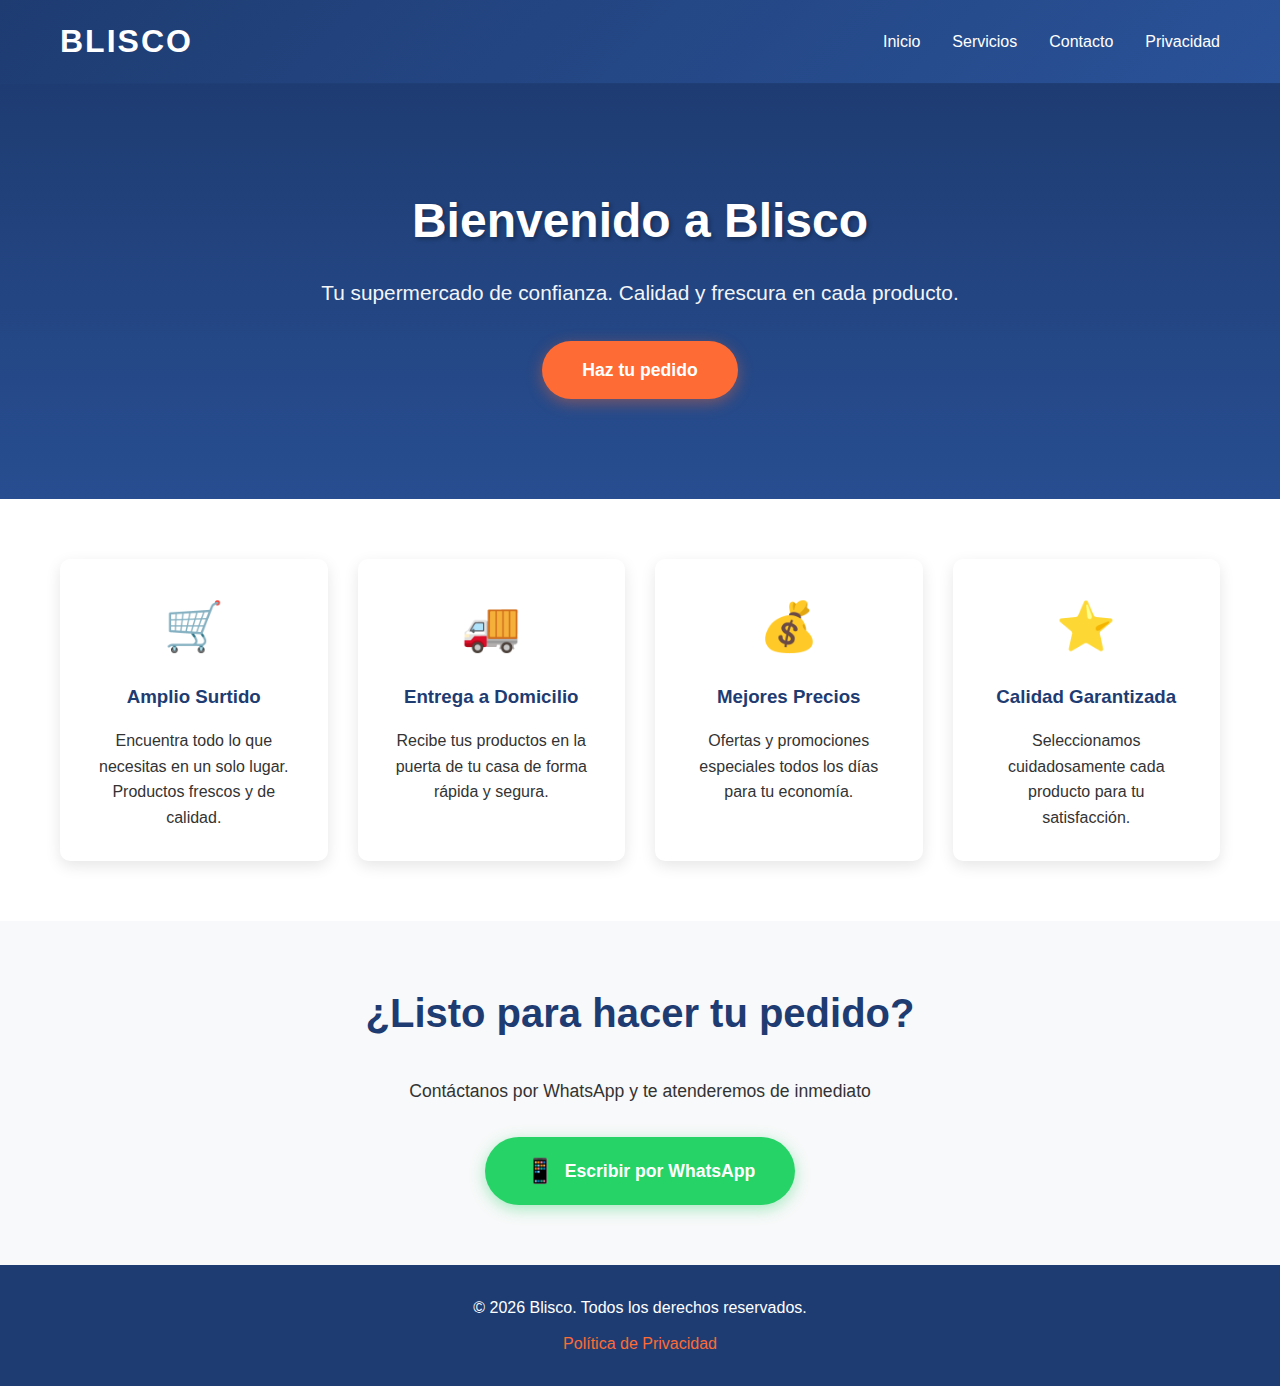
<file: index.html>
<!DOCTYPE html>
<html lang="es">
<head>
    <meta charset="UTF-8">
    <meta name="viewport" content="width=device-width, initial-scale=1.0">
    <title>Blisco - Tu Supermercado de Confianza</title>
    <style>
        * {
            margin: 0;
            padding: 0;
            box-sizing: border-box;
        }

        body {
            font-family: 'Segoe UI', Tahoma, Geneva, Verdana, sans-serif;
            line-height: 1.6;
            color: #333;
        }

        header {
            background: linear-gradient(135deg, #1e3c72 0%, #2a5298 100%);
            color: white;
            padding: 1rem 0;
            box-shadow: 0 2px 5px rgba(0,0,0,0.1);
        }

        nav {
            max-width: 1200px;
            margin: 0 auto;
            padding: 0 20px;
            display: flex;
            justify-content: space-between;
            align-items: center;
        }

        .logo {
            font-size: 2rem;
            font-weight: bold;
            letter-spacing: 2px;
        }

        nav ul {
            list-style: none;
            display: flex;
            gap: 2rem;
        }

        nav a {
            color: white;
            text-decoration: none;
            transition: opacity 0.3s;
        }

        nav a:hover {
            opacity: 0.8;
        }

        .hero {
            background: linear-gradient(rgba(30, 60, 114, 0.8), rgba(42, 82, 152, 0.8)), 
                        url('data:image/svg+xml,<svg xmlns="http://www.w3.org/2000/svg" viewBox="0 0 1200 600"><rect fill="%231e3c72" width="1200" height="600"/></svg>');
            background-size: cover;
            background-position: center;
            color: white;
            text-align: center;
            padding: 100px 20px;
        }

        .hero h1 {
            font-size: 3rem;
            margin-bottom: 1rem;
            text-shadow: 2px 2px 4px rgba(0,0,0,0.3);
        }

        .hero p {
            font-size: 1.3rem;
            margin-bottom: 2rem;
            opacity: 0.95;
        }

        .btn {
            display: inline-block;
            background: #ff6b35;
            color: white;
            padding: 15px 40px;
            text-decoration: none;
            border-radius: 50px;
            font-size: 1.1rem;
            font-weight: bold;
            transition: transform 0.3s, box-shadow 0.3s;
            box-shadow: 0 4px 15px rgba(255, 107, 53, 0.4);
        }

        .btn:hover {
            transform: translateY(-2px);
            box-shadow: 0 6px 20px rgba(255, 107, 53, 0.6);
        }

        .features {
            max-width: 1200px;
            margin: 60px auto;
            padding: 0 20px;
            display: grid;
            grid-template-columns: repeat(auto-fit, minmax(250px, 1fr));
            gap: 30px;
        }

        .feature-card {
            background: white;
            padding: 30px;
            border-radius: 10px;
            text-align: center;
            box-shadow: 0 5px 15px rgba(0,0,0,0.1);
            transition: transform 0.3s;
        }

        .feature-card:hover {
            transform: translateY(-5px);
        }

        .feature-icon {
            font-size: 3rem;
            margin-bottom: 1rem;
        }

        .feature-card h3 {
            color: #1e3c72;
            margin-bottom: 1rem;
        }

        .contact-section {
            background: #f8f9fa;
            padding: 60px 20px;
            text-align: center;
        }

        .contact-section h2 {
            color: #1e3c72;
            margin-bottom: 2rem;
            font-size: 2.5rem;
        }

        .whatsapp-btn {
            background: #25D366;
            color: white;
            padding: 15px 40px;
            text-decoration: none;
            border-radius: 50px;
            font-size: 1.1rem;
            font-weight: bold;
            display: inline-flex;
            align-items: center;
            gap: 10px;
            transition: transform 0.3s, box-shadow 0.3s;
            box-shadow: 0 4px 15px rgba(37, 211, 102, 0.4);
        }

        .whatsapp-btn:hover {
            transform: translateY(-2px);
            box-shadow: 0 6px 20px rgba(37, 211, 102, 0.6);
        }

        footer {
            background: #1e3c72;
            color: white;
            text-align: center;
            padding: 30px 20px;
        }

        footer a {
            color: #ff6b35;
            text-decoration: none;
        }

        footer a:hover {
            text-decoration: underline;
        }

        @media (max-width: 768px) {
            .hero h1 {
                font-size: 2rem;
            }

            nav ul {
                gap: 1rem;
            }

            .logo {
                font-size: 1.5rem;
            }
        }
    </style>
</head>
<body>
    <header>
        <nav>
            <div class="logo">BLISCO</div>
            <ul>
                <li><a href="#inicio">Inicio</a></li>
                <li><a href="#servicios">Servicios</a></li>
                <li><a href="#contacto">Contacto</a></li>
                <li><a href="privacidad.html">Privacidad</a></li>
            </ul>
        </nav>
    </header>

    <section class="hero" id="inicio">
        <h1>Bienvenido a Blisco</h1>
        <p>Tu supermercado de confianza. Calidad y frescura en cada producto.</p>
        <a href="#contacto" class="btn">Haz tu pedido</a>
    </section>

    <section class="features" id="servicios">
        <div class="feature-card">
            <div class="feature-icon">🛒</div>
            <h3>Amplio Surtido</h3>
            <p>Encuentra todo lo que necesitas en un solo lugar. Productos frescos y de calidad.</p>
        </div>

        <div class="feature-card">
            <div class="feature-icon">🚚</div>
            <h3>Entrega a Domicilio</h3>
            <p>Recibe tus productos en la puerta de tu casa de forma rápida y segura.</p>
        </div>

        <div class="feature-card">
            <div class="feature-icon">💰</div>
            <h3>Mejores Precios</h3>
            <p>Ofertas y promociones especiales todos los días para tu economía.</p>
        </div>

        <div class="feature-card">
            <div class="feature-icon">⭐</div>
            <h3>Calidad Garantizada</h3>
            <p>Seleccionamos cuidadosamente cada producto para tu satisfacción.</p>
        </div>
    </section>

    <section class="contact-section" id="contacto">
        <h2>¿Listo para hacer tu pedido?</h2>
        <p style="margin-bottom: 2rem; font-size: 1.1rem;">Contáctanos por WhatsApp y te atenderemos de inmediato</p>
        <a href="https://wa.me/2212026759" class="whatsapp-btn" target="_blank">
            <span style="font-size: 1.5rem;">📱</span>
            Escribir por WhatsApp
        </a>
    </section>

    <footer>
        <p>&copy; 2026 Blisco. Todos los derechos reservados.</p>
        <p style="margin-top: 10px;">
            <a href="privacidad.html">Política de Privacidad</a>
        </p>
    </footer>
</body>
</html>
</file>
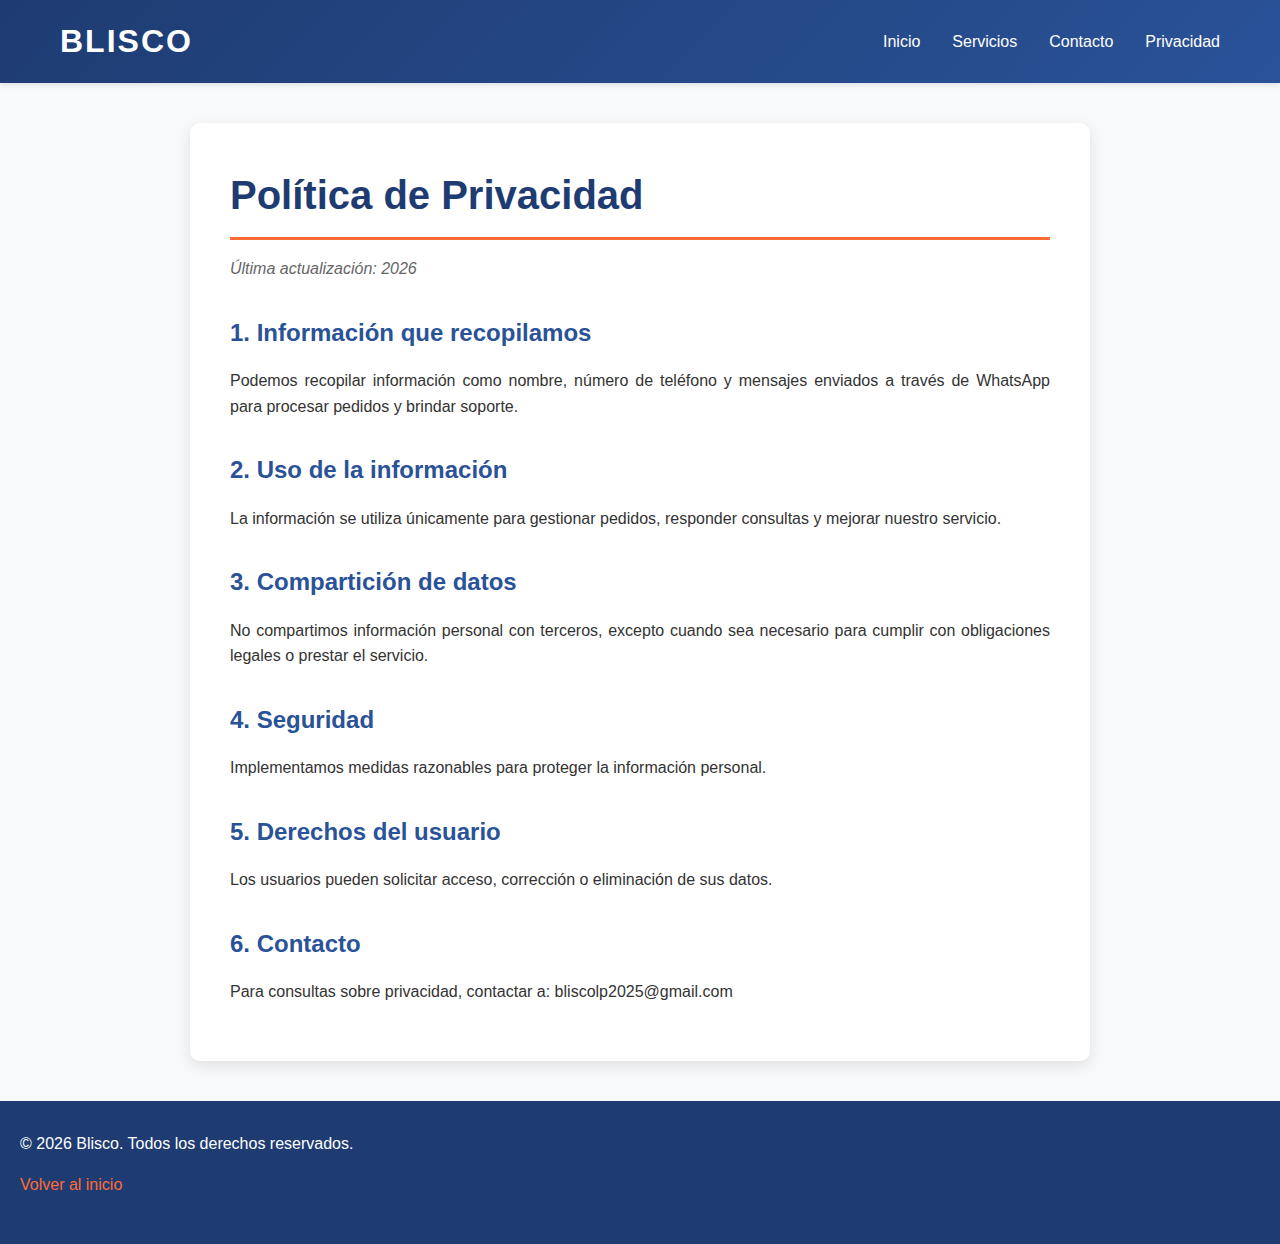
<file: privacidad.html>
<!DOCTYPE html>
<html lang="es">
<head>
    <meta charset="UTF-8">
    <meta name="viewport" content="width=device-width, initial-scale=1.0">
    <title>Política de Privacidad - Blisco</title>
    <style>
        * {
            margin: 0;
            padding: 0;
            box-sizing: border-box;
        }

        body {
            font-family: 'Segoe UI', Tahoma, Geneva, Verdana, sans-serif;
            line-height: 1.6;
            color: #333;
            background: #f8f9fa;
        }

        header {
            background: linear-gradient(135deg, #1e3c72 0%, #2a5298 100%);
            color: white;
            padding: 1rem 0;
            box-shadow: 0 2px 5px rgba(0,0,0,0.1);
        }

        nav {
            max-width: 1200px;
            margin: 0 auto;
            padding: 0 20px;
            display: flex;
            justify-content: space-between;
            align-items: center;
        }

        .logo {
            font-size: 2rem;
            font-weight: bold;
            letter-spacing: 2px;
        }

        nav ul {
            list-style: none;
            display: flex;
            gap: 2rem;
        }

        nav a {
            color: white;
            text-decoration: none;
            transition: opacity 0.3s;
        }

        nav a:hover {
            opacity: 0.8;
        }

        .container {
            max-width: 900px;
            margin: 40px auto;
            padding: 40px;
            background: white;
            border-radius: 10px;
            box-shadow: 0 5px 15px rgba(0,0,0,0.1);
        }

        h1 {
            color: #1e3c72;
            margin-bottom: 1rem;
            font-size: 2.5rem;
            border-bottom: 3px solid #ff6b35;
            padding-bottom: 10px;
        }

        h2 {
            color: #2a5298;
            margin-top: 2rem;
            margin-bottom: 1rem;
            font-size: 1.5rem;
        }

        p {
            margin-bottom: 1rem;
            text-align: justify;
        }

        .update-date {
            color: #666;
            font-style: italic;
            margin-bottom: 2rem;
        }

        footer {
            background: #1e3c72;
            color: white;
            text-align: center;
            padding: 30px 20px;
            margin-top: 40px;
        }

        footer a {
            color: #ff6b35;
            text-decoration: none;
        }

        footer a:hover {
            text-decoration: underline;
        }

        @media (max-width: 768px) {
            .container {
                margin: 20px;
                padding: 20px;
            }

            h1 {
                font-size: 2rem;
            }

            nav ul {
                gap: 1rem;
            }

            .logo {
                font-size: 1.5rem;
            }
        }
    </style>
</head>
<body>
    <header>
        <nav>
            <div class="logo">BLISCO</div>
            <ul>
                <li><a href="index.html">Inicio</a></li>
                <li><a href="index.html#servicios">Servicios</a></li>
                <li><a href="index.html#contacto">Contacto</a></li>
                <li><a href="privacidad.html">Privacidad</a></li>
            </ul>
        </nav>
    </header>

    <div class="container">
        <h1>Política de Privacidad</h1>

        <p class="update-date">Última actualización: 2026</p>

        <h2>1. Información que recopilamos</h2>
        <p>Podemos recopilar información como nombre, número de teléfono y mensajes enviados a través de WhatsApp para procesar pedidos y brindar soporte.</p>

        <h2>2. Uso de la información</h2>
        <p>La información se utiliza únicamente para gestionar pedidos, responder consultas y mejorar nuestro servicio.</p>

        <h2>3. Compartición de datos</h2>
        <p>No compartimos información personal con terceros, excepto cuando sea necesario para cumplir con obligaciones legales o prestar el servicio.</p>

        <h2>4. Seguridad</h2>
        <p>Implementamos medidas razonables para proteger la información personal.</p>

        <h2>5. Derechos del usuario</h2>
        <p>Los usuarios pueden solicitar acceso, corrección o eliminación de sus datos.</p>

        <h2>6. Contacto</h2>
        <p>Para consultas sobre privacidad, contactar a: bliscolp2025@gmail.com</p>
    </div>

    <footer>
        <p>&copy; 2026 Blisco. Todos los derechos reservados.</p>
        <p style="margin-top: 10px;">
            <a href="index.html">Volver al inicio</a>
        </p>
    </footer>
</body>
</html>
</file>
